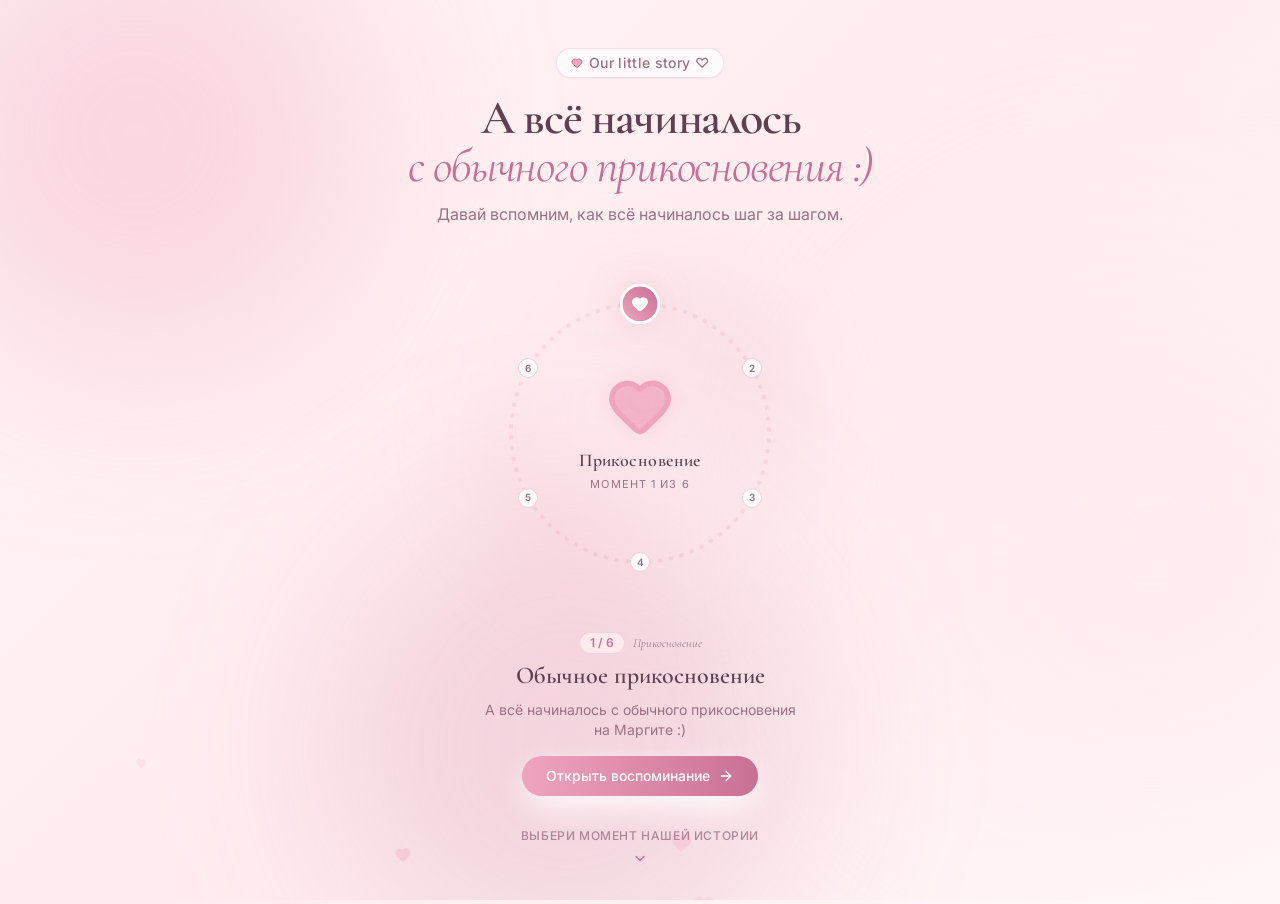
<file: static/love/index.html>
<!DOCTYPE html>
<html lang="ru">
  <head>
    <meta charset="UTF-8" />
    <link rel="icon" type="image/svg+xml" href="data:image/svg+xml,<svg xmlns='http://www.w3.org/2000/svg' viewBox='0 0 24 24' fill='%23EFA4BE'><path d='M12 21.35l-1.45-1.32C5.4 15.36 2 12.28 2 8.5 2 5.42 4.42 3 7.5 3c1.74 0 3.41.81 4.5 2.09C13.09 3.81 14.76 3 16.5 3 19.58 3 22 5.42 22 8.5c0 3.78-3.4 6.86-8.55 11.54L12 21.35z'/></svg>" />
    <meta name="viewport" content="width=device-width, initial-scale=1.0, maximum-scale=1.0, user-scalable=no" />
    <meta name="theme-color" content="#FFF5F7" />
    <title>Our Little Love Story ♡</title>
    <!-- Google Fonts -->
    <link rel="preconnect" href="https://fonts.googleapis.com">
    <link rel="preconnect" href="https://fonts.gstatic.com" crossorigin>
    <link href="https://fonts.googleapis.com/css2?family=Caveat:wght@400;600;700&family=Cormorant+Garamond:ital,wght@0,400;0,600;0,700;1,400&family=Inter:wght@300;400;500;600;700&display=swap" rel="stylesheet">
    <script type="module" crossorigin src="./assets/index-o7PFrr1j.js"></script>
    <link rel="stylesheet" crossorigin href="./assets/index-ByCm0G4t.css">
  </head>
  <body class="bg-[#FFF5F7] text-[#5E4050] antialiased selection:bg-[#EFA4BE]/30 selection:text-[#5E4050] overflow-x-hidden min-h-[100svh]">
    <div id="root"></div>
  </body>
</html>
</file>
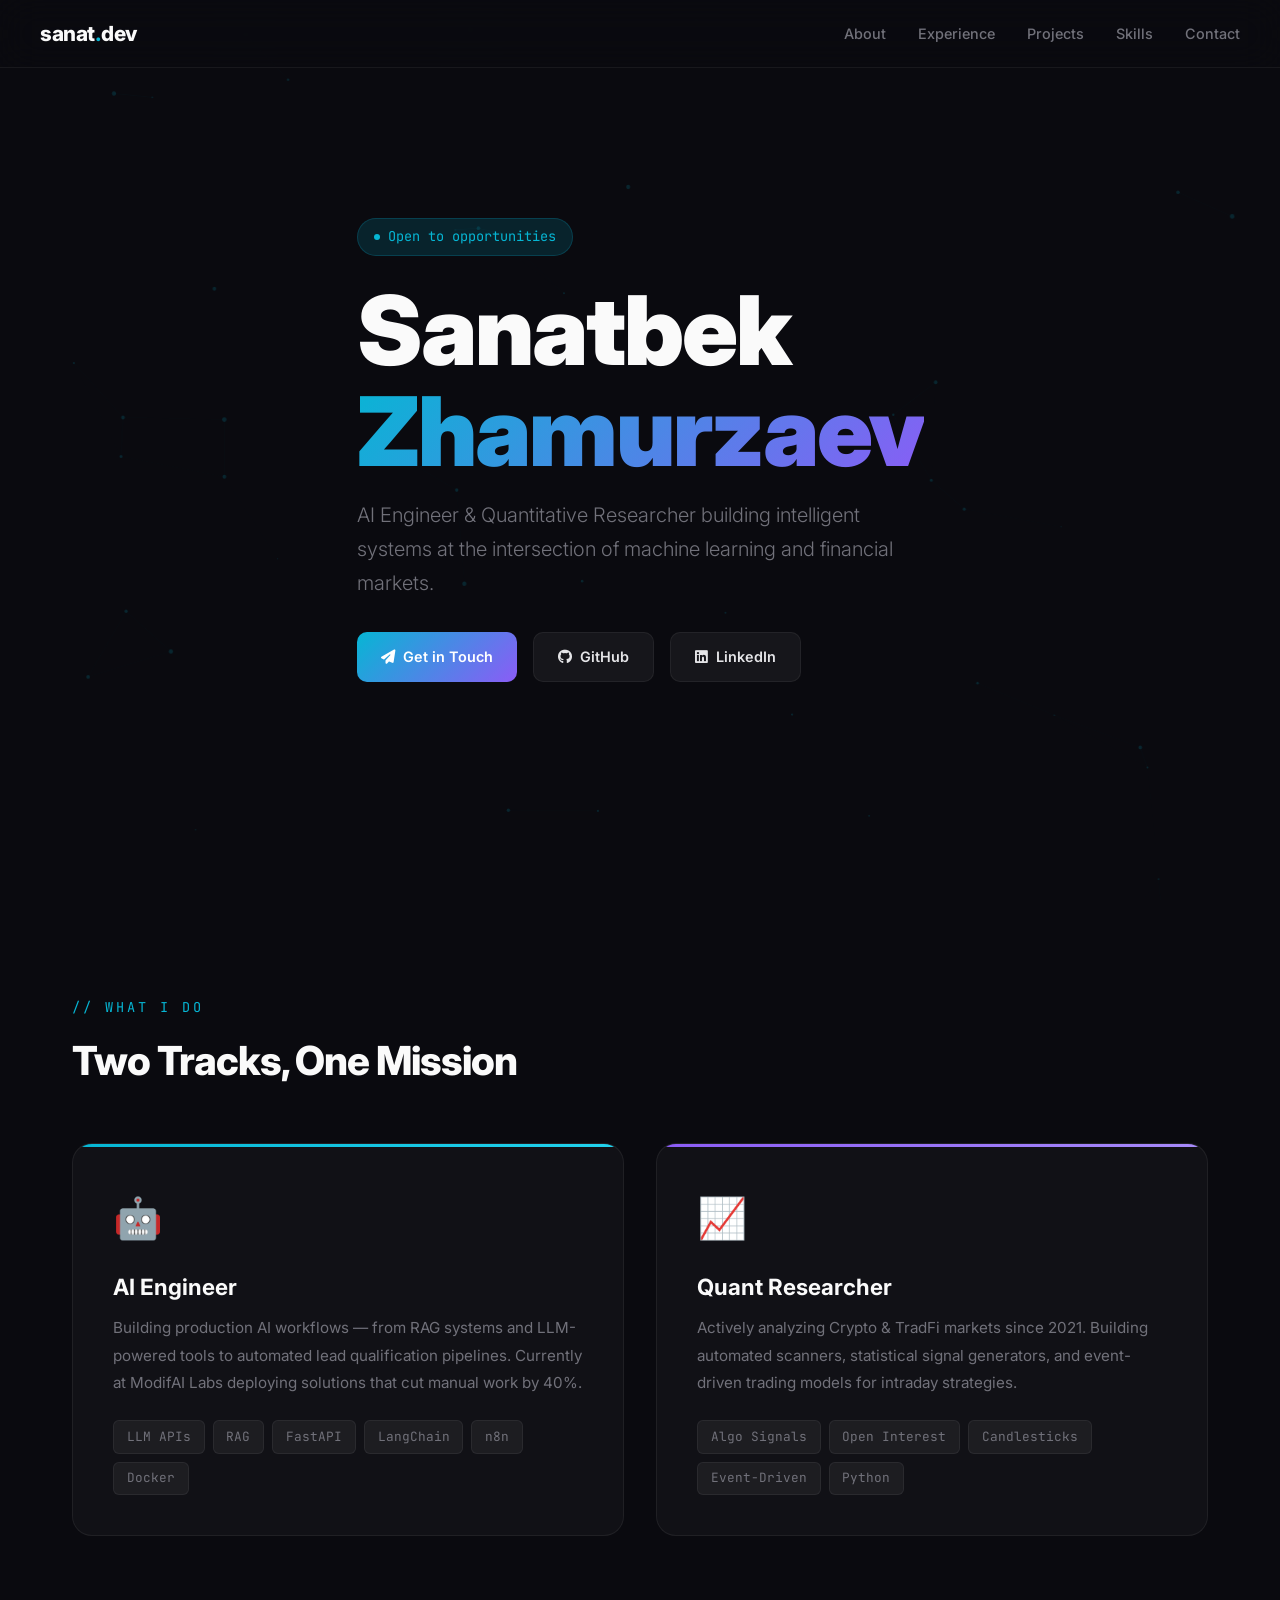
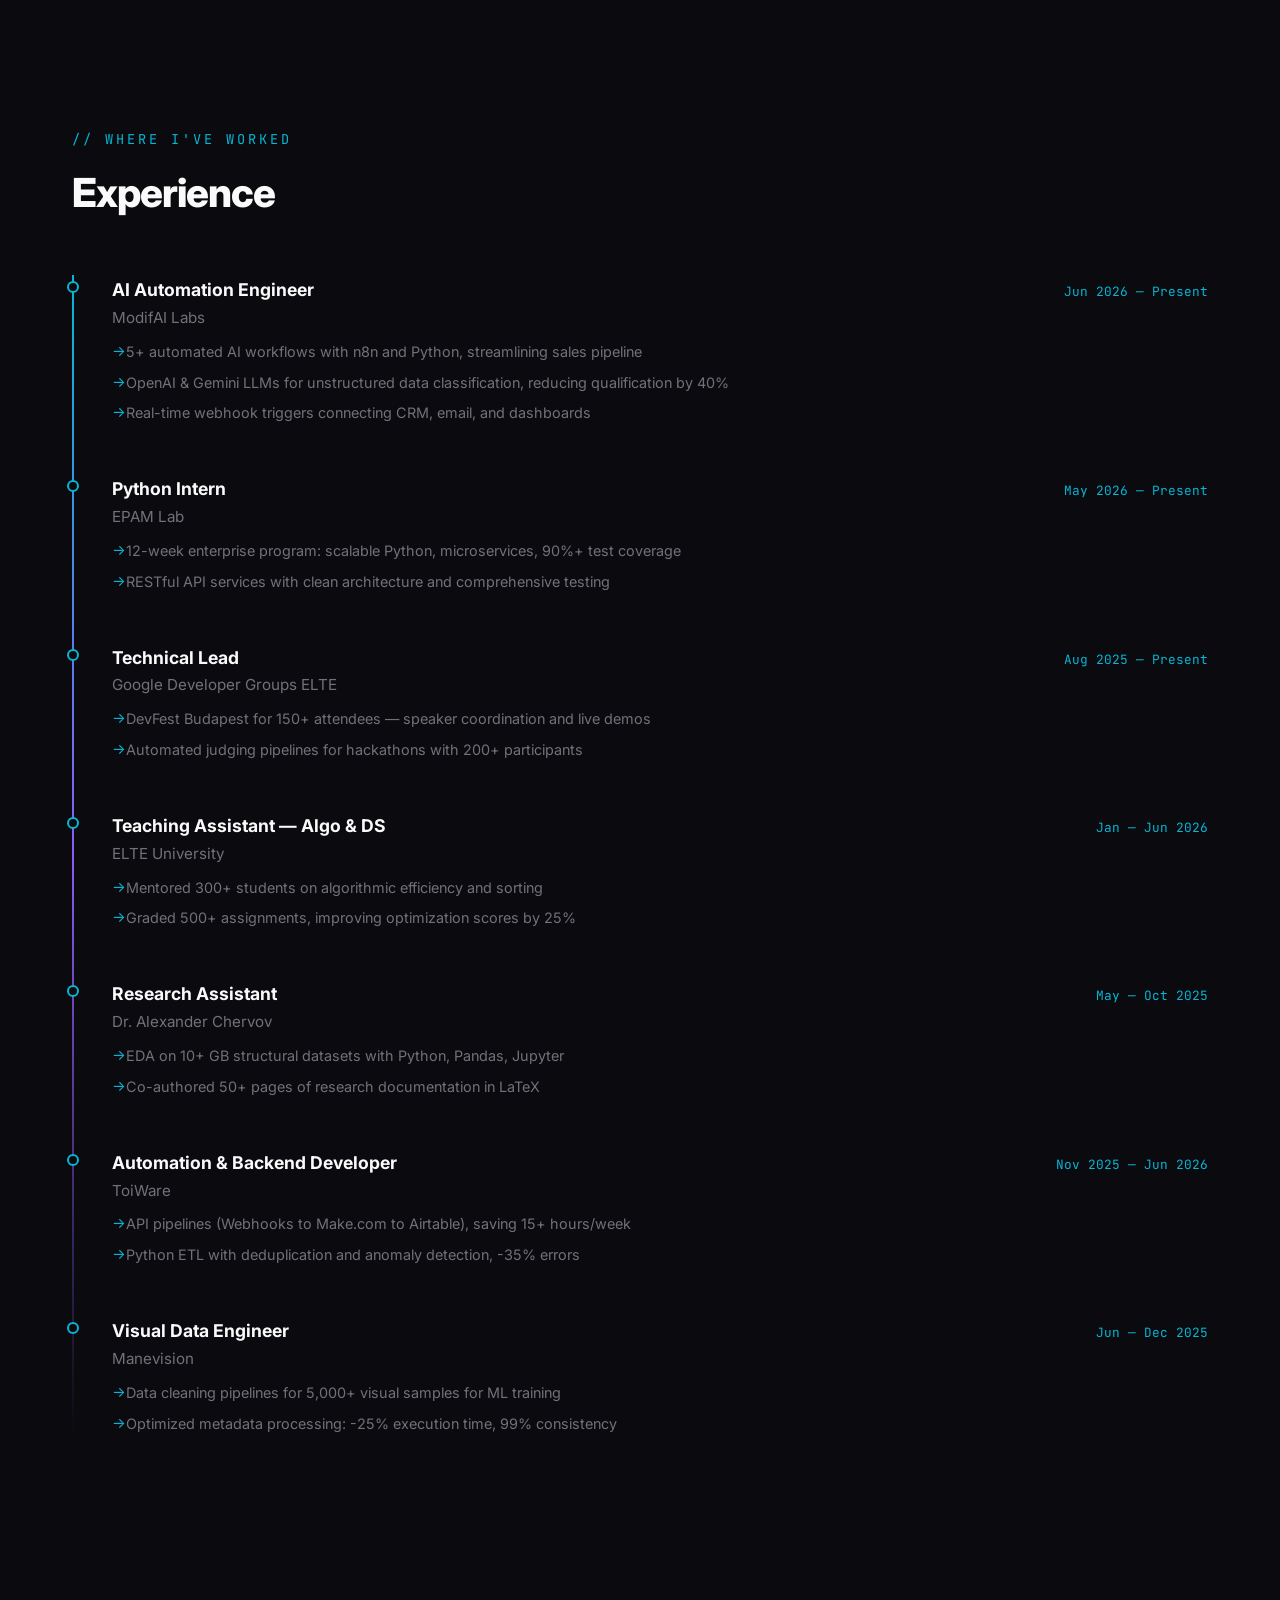
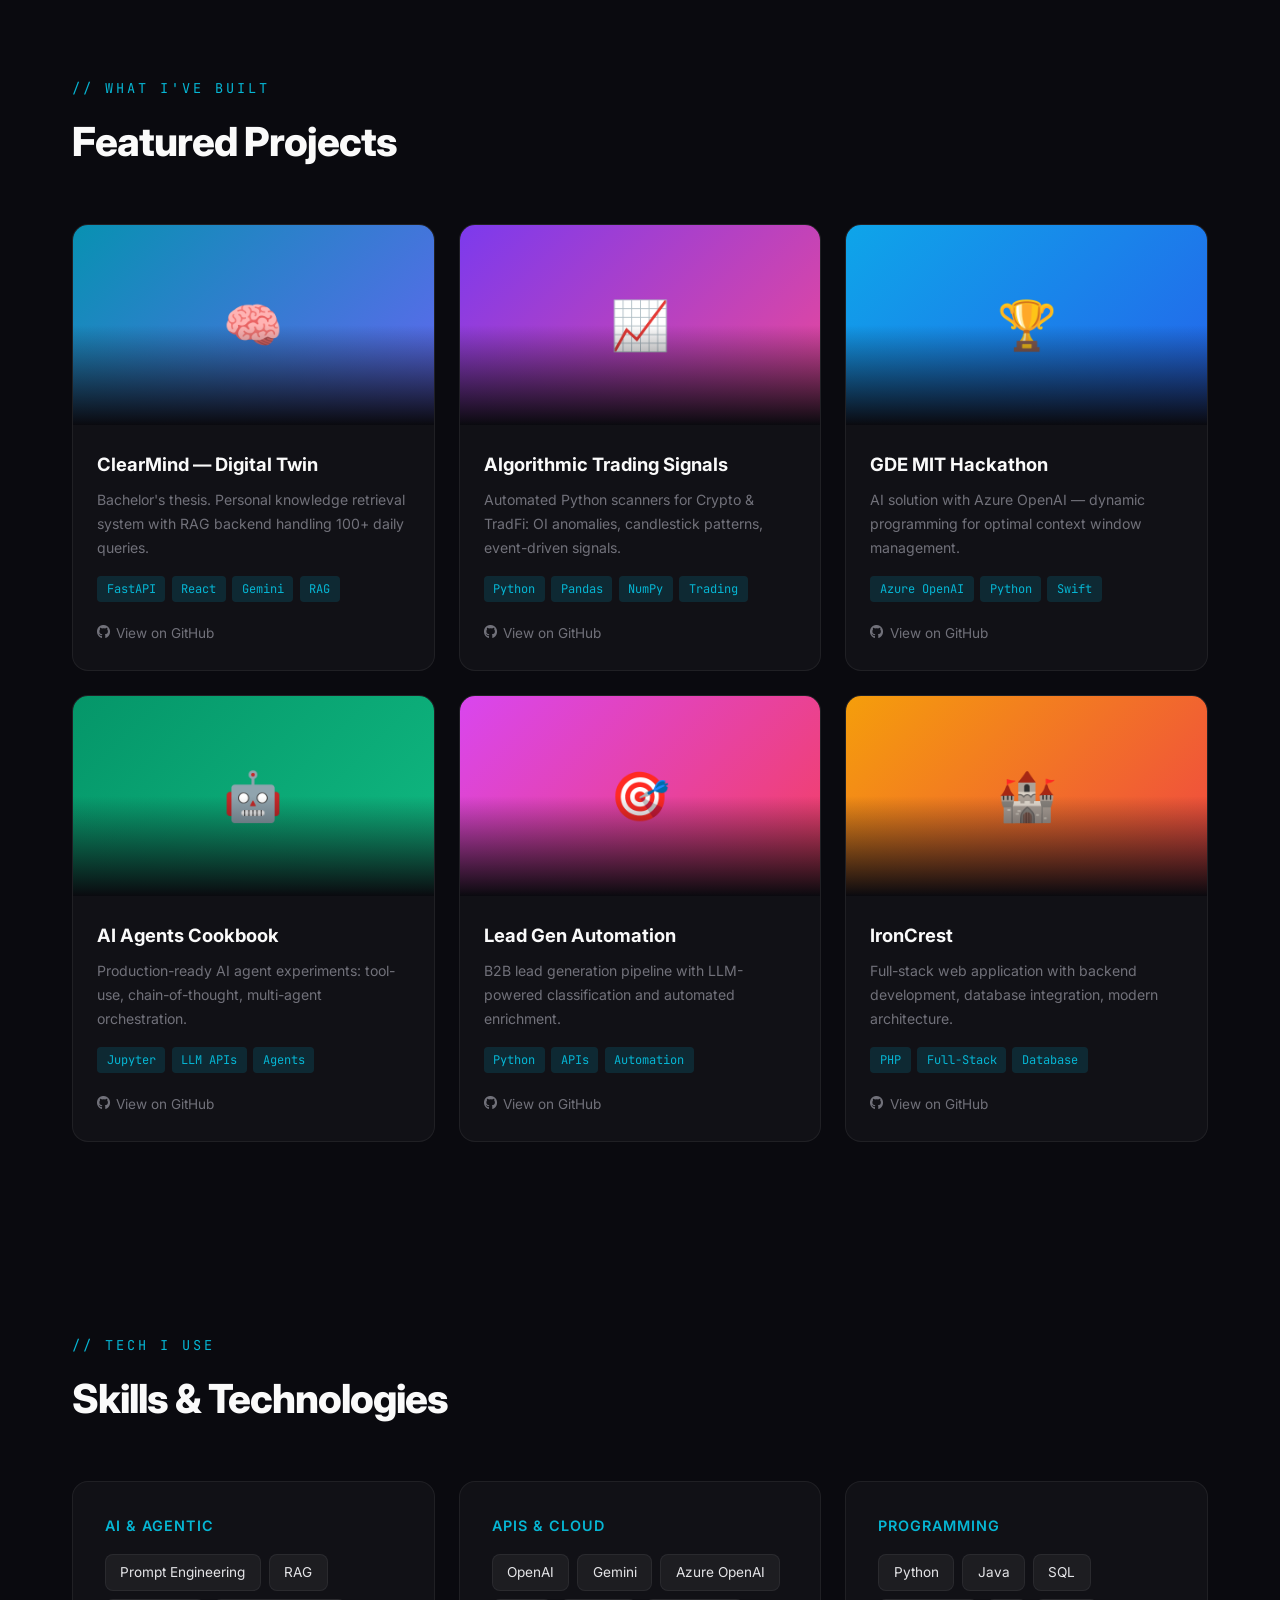
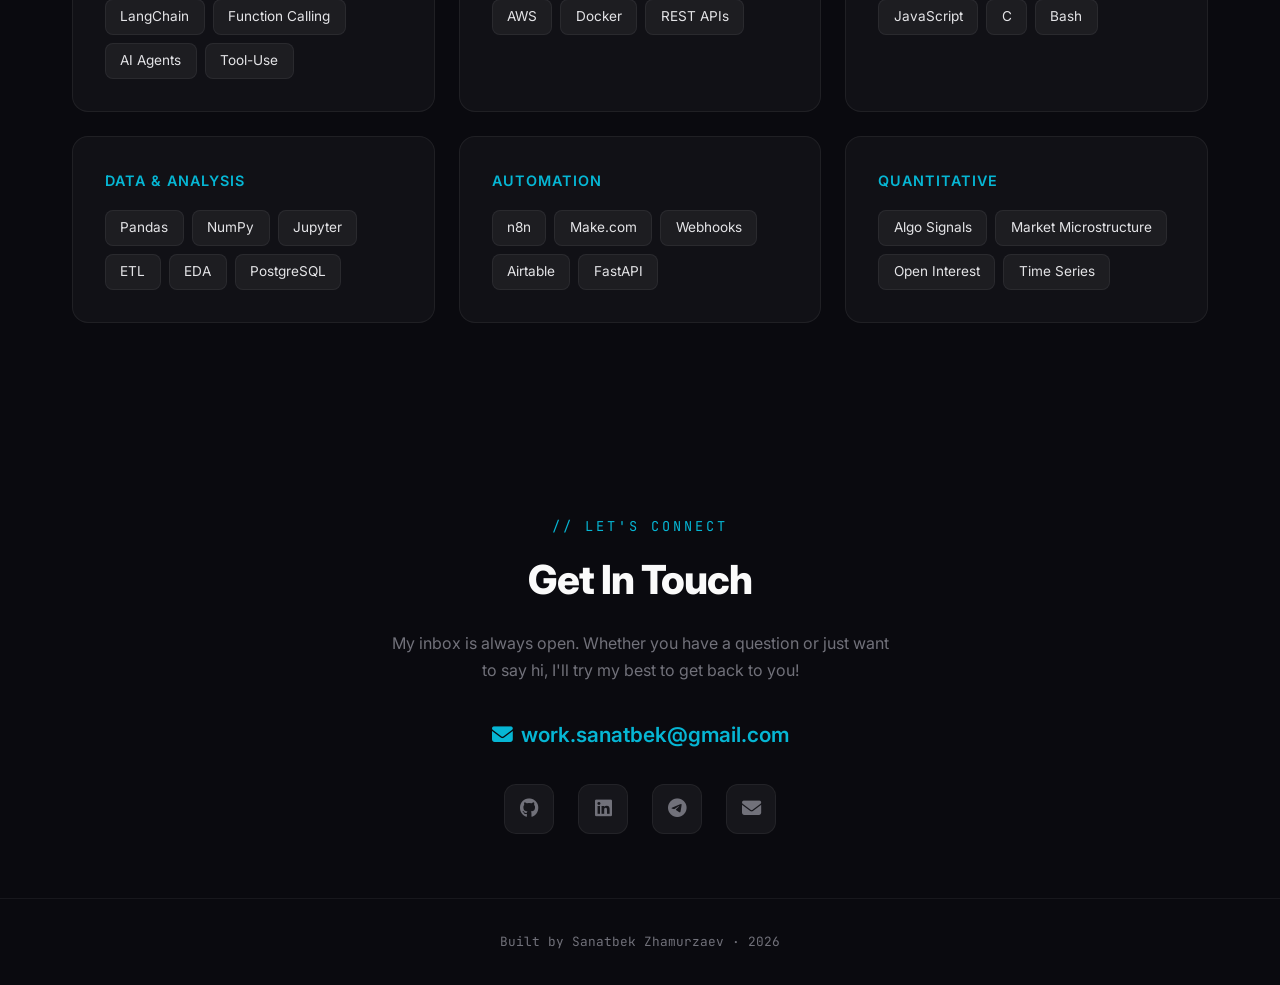
<file: static/preview.html>
<!DOCTYPE html>
<html lang="en">
<head>
    <meta charset="UTF-8">
    <meta name="viewport" content="width=device-width, initial-scale=1.0">
    <title>Sanatbek Zhamurzaev — AI Engineer & Quant Researcher</title>
    <meta name="description" content="AI Engineer & Quantitative Researcher. Building intelligent systems and algorithmic trading signals.">
    <link href="https://fonts.googleapis.com/css2?family=Inter:wght@300;400;500;600;700;800;900&family=JetBrains+Mono:wght@400;500;700&display=swap" rel="stylesheet">
    <link rel="stylesheet" href="https://cdnjs.cloudflare.com/ajax/libs/font-awesome/6.5.1/css/all.min.css">
    <style>
        *, *::before, *::after { margin: 0; padding: 0; box-sizing: border-box; }
        :root {
            --bg: #0a0a0f; --bg-card: rgba(255,255,255,0.03); --bg-glass: rgba(255,255,255,0.05);
            --text: #e4e4e7; --text-dim: #71717a; --text-bright: #fafafa;
            --accent: #06b6d4; --accent2: #8b5cf6; --accent-glow: rgba(6,182,212,0.15);
            --border: rgba(255,255,255,0.06);
            --font: 'Inter', -apple-system, sans-serif; --mono: 'JetBrains Mono', monospace;
        }
        html { scroll-behavior: smooth; }
        body { font-family: var(--font); background: var(--bg); color: var(--text); line-height: 1.7; overflow-x: hidden; }
        ::selection { background: var(--accent); color: var(--bg); }

        nav { position: fixed; top: 0; width: 100%; z-index: 100; padding: 1rem 2rem; backdrop-filter: blur(20px); background: rgba(10,10,15,0.8); border-bottom: 1px solid var(--border); }
        nav .nav-inner { max-width: 1200px; margin: 0 auto; display: flex; justify-content: space-between; align-items: center; }
        nav .logo { font-weight: 800; font-size: 1.3rem; color: var(--text-bright); letter-spacing: -0.5px; }
        nav .logo span { color: var(--accent); }
        nav ul { list-style: none; display: flex; gap: 2rem; }
        nav ul a { color: var(--text-dim); text-decoration: none; font-size: 0.9rem; font-weight: 500; transition: color 0.3s; position: relative; }
        nav ul a:hover { color: var(--text-bright); }
        nav ul a::after { content: ''; position: absolute; bottom: -4px; left: 0; width: 0; height: 2px; background: var(--accent); transition: width 0.3s; }
        nav ul a:hover::after { width: 100%; }
        .menu-toggle { display: none; background: none; border: none; color: var(--text); font-size: 1.5rem; cursor: pointer; }

        #hero { min-height: 100vh; display: flex; align-items: center; position: relative; overflow: hidden; }
        #hero canvas { position: absolute; top: 0; left: 0; width: 100%; height: 100%; opacity: 0.4; }
        .hero-content { max-width: 1200px; margin: 0 auto; padding: 0 2rem; position: relative; z-index: 2; }
        .hero-tag { display: inline-flex; align-items: center; gap: 0.5rem; padding: 0.4rem 1rem; border-radius: 100px; background: var(--accent-glow); border: 1px solid rgba(6,182,212,0.2); font-size: 0.85rem; color: var(--accent); font-family: var(--mono); margin-bottom: 1.5rem; }
        .hero-tag .dot { width: 6px; height: 6px; border-radius: 50%; background: var(--accent); animation: pulse-dot 2s infinite; }
        @keyframes pulse-dot { 0%, 100% { opacity: 1; } 50% { opacity: 0.3; } }
        .hero-name { font-size: clamp(3rem, 8vw, 6rem); font-weight: 900; line-height: 1.05; letter-spacing: -2px; color: var(--text-bright); margin-bottom: 1rem; }
        .hero-name .gradient { background: linear-gradient(135deg, var(--accent), var(--accent2)); -webkit-background-clip: text; -webkit-text-fill-color: transparent; }
        .hero-desc { font-size: 1.25rem; color: var(--text-dim); max-width: 550px; margin-bottom: 2rem; font-weight: 300; }
        .hero-links { display: flex; gap: 1rem; flex-wrap: wrap; }
        .hero-links a { display: inline-flex; align-items: center; gap: 0.5rem; padding: 0.75rem 1.5rem; border-radius: 10px; text-decoration: none; font-weight: 600; font-size: 0.9rem; transition: all 0.3s; }
        .btn-primary { background: linear-gradient(135deg, var(--accent), var(--accent2)); color: #fff; }
        .btn-primary:hover { transform: translateY(-2px); box-shadow: 0 8px 30px rgba(6,182,212,0.3); }
        .btn-ghost { background: var(--bg-glass); color: var(--text); border: 1px solid var(--border); }
        .btn-ghost:hover { border-color: var(--accent); color: var(--accent); }

        section { padding: 6rem 2rem; max-width: 1200px; margin: 0 auto; }
        .section-label { font-family: var(--mono); font-size: 0.85rem; color: var(--accent); text-transform: uppercase; letter-spacing: 3px; margin-bottom: 0.5rem; }
        .section-title { font-size: 2.5rem; font-weight: 800; color: var(--text-bright); letter-spacing: -1px; margin-bottom: 3rem; }

        .tracks { display: grid; grid-template-columns: 1fr 1fr; gap: 2rem; }
        .track-card { padding: 2.5rem; border-radius: 20px; background: var(--bg-card); border: 1px solid var(--border); transition: all 0.4s; position: relative; overflow: hidden; }
        .track-card::before { content: ''; position: absolute; top: 0; left: 0; right: 0; height: 3px; border-radius: 20px 20px 0 0; }
        .track-card.ai::before { background: linear-gradient(90deg, var(--accent), #22d3ee); }
        .track-card.quant::before { background: linear-gradient(90deg, var(--accent2), #a78bfa); }
        .track-card:hover { border-color: rgba(255,255,255,0.1); transform: translateY(-4px); background: rgba(255,255,255,0.04); }
        .track-icon { font-size: 2.5rem; margin-bottom: 1rem; }
        .track-card h3 { font-size: 1.4rem; font-weight: 700; color: var(--text-bright); margin-bottom: 0.5rem; }
        .track-card p { color: var(--text-dim); font-size: 0.95rem; line-height: 1.8; }
        .track-tags { display: flex; flex-wrap: wrap; gap: 0.5rem; margin-top: 1.5rem; }
        .track-tags span { padding: 0.3rem 0.8rem; border-radius: 6px; font-size: 0.8rem; font-family: var(--mono); background: var(--bg-glass); border: 1px solid var(--border); color: var(--text-dim); }

        .timeline { position: relative; }
        .timeline::before { content: ''; position: absolute; left: 0; top: 0; bottom: 0; width: 2px; background: linear-gradient(180deg, var(--accent), var(--accent2), transparent); }
        .timeline-item { padding-left: 2.5rem; margin-bottom: 3rem; position: relative; }
        .timeline-item::before { content: ''; position: absolute; left: -5px; top: 6px; width: 12px; height: 12px; border-radius: 50%; background: var(--bg); border: 2px solid var(--accent); }
        .tl-header { display: flex; justify-content: space-between; align-items: baseline; flex-wrap: wrap; gap: 0.5rem; }
        .tl-role { font-size: 1.1rem; font-weight: 700; color: var(--text-bright); }
        .tl-date { font-family: var(--mono); font-size: 0.8rem; color: var(--accent); }
        .tl-company { font-size: 0.95rem; color: var(--text-dim); margin-bottom: 0.5rem; }
        .tl-desc { font-size: 0.9rem; color: var(--text-dim); line-height: 1.8; }
        .tl-desc li { margin-bottom: 0.3rem; list-style: none; }
        .tl-desc li::before { content: '\2192 '; color: var(--accent); }

        .projects-grid { display: grid; grid-template-columns: repeat(auto-fill, minmax(350px, 1fr)); gap: 1.5rem; }
        .project-card { border-radius: 16px; overflow: hidden; background: var(--bg-card); border: 1px solid var(--border); transition: all 0.4s; cursor: pointer; }
        .project-card:hover { border-color: rgba(255,255,255,0.12); transform: translateY(-4px); }
        .project-img { height: 200px; display: flex; align-items: center; justify-content: center; font-size: 3rem; position: relative; }
        .project-img::after { content: ''; position: absolute; inset: 0; background: linear-gradient(180deg, transparent 50%, var(--bg) 100%); }
        .project-body { padding: 1.5rem; }
        .project-body h3 { font-size: 1.15rem; font-weight: 700; color: var(--text-bright); margin-bottom: 0.5rem; }
        .project-body p { font-size: 0.88rem; color: var(--text-dim); margin-bottom: 1rem; }
        .project-tags { display: flex; flex-wrap: wrap; gap: 0.4rem; margin-bottom: 1rem; }
        .project-tags span { padding: 0.2rem 0.6rem; border-radius: 4px; font-size: 0.75rem; font-family: var(--mono); background: var(--accent-glow); color: var(--accent); }
        .project-link { font-size: 0.85rem; color: var(--text-dim); text-decoration: none; display: inline-flex; align-items: center; gap: 0.4rem; transition: color 0.3s; }
        .project-link:hover { color: var(--accent); }

        .skills-grid { display: grid; grid-template-columns: repeat(auto-fill, minmax(280px, 1fr)); gap: 1.5rem; }
        .skill-group { padding: 2rem; border-radius: 16px; background: var(--bg-card); border: 1px solid var(--border); }
        .skill-group h4 { font-size: 0.9rem; font-weight: 600; color: var(--accent); margin-bottom: 1rem; text-transform: uppercase; letter-spacing: 1px; }
        .skill-list { display: flex; flex-wrap: wrap; gap: 0.5rem; }
        .skill-list span { padding: 0.35rem 0.9rem; border-radius: 8px; font-size: 0.85rem; background: var(--bg-glass); border: 1px solid var(--border); color: var(--text); transition: all 0.3s; }
        .skill-list span:hover { border-color: var(--accent); color: var(--accent); background: var(--accent-glow); }

        #contact { text-align: center; padding-bottom: 4rem; }
        #contact .section-title { margin-bottom: 1rem; }
        .contact-desc { color: var(--text-dim); max-width: 500px; margin: 0 auto 2rem; }
        .contact-email { font-size: 1.3rem; font-weight: 600; color: var(--accent); text-decoration: none; transition: all 0.3s; display: inline-flex; align-items: center; gap: 0.5rem; }
        .contact-email:hover { color: var(--accent2); }
        .contact-socials { display: flex; justify-content: center; gap: 1.5rem; margin-top: 2rem; }
        .contact-socials a { width: 50px; height: 50px; border-radius: 12px; display: flex; align-items: center; justify-content: center; background: var(--bg-glass); border: 1px solid var(--border); color: var(--text-dim); font-size: 1.2rem; text-decoration: none; transition: all 0.3s; }
        .contact-socials a:hover { border-color: var(--accent); color: var(--accent); transform: translateY(-3px); }

        footer { text-align: center; padding: 2rem; font-size: 0.8rem; color: var(--text-dim); border-top: 1px solid var(--border); font-family: var(--mono); }

        .fade-up { opacity: 0; transform: translateY(30px); transition: all 0.8s cubic-bezier(0.16, 1, 0.3, 1); }
        .fade-up.visible { opacity: 1; transform: translateY(0); }

        @media (max-width: 768px) {
            nav ul { display: none; }
            .menu-toggle { display: block; }
            nav ul.open { display: flex; flex-direction: column; position: absolute; top: 100%; left: 0; right: 0; background: rgba(10,10,15,0.95); padding: 1rem 2rem; backdrop-filter: blur(20px); }
            .tracks { grid-template-columns: 1fr; }
            .projects-grid { grid-template-columns: 1fr; }
            .hero-name { font-size: 2.5rem; }
        }
    </style>
</head>
<body>

<nav>
    <div class="nav-inner">
        <div class="logo">sanat<span>.</span>dev</div>
        <button class="menu-toggle" onclick="document.querySelector('nav ul').classList.toggle('open')"><i class="fas fa-bars"></i></button>
        <ul>
            <li><a href="#about">About</a></li>
            <li><a href="#experience">Experience</a></li>
            <li><a href="#projects">Projects</a></li>
            <li><a href="#skills">Skills</a></li>
            <li><a href="#contact">Contact</a></li>
        </ul>
    </div>
</nav>

<section id="hero">
    <canvas id="bgCanvas"></canvas>
    <div class="hero-content">
        <div class="hero-tag"><span class="dot"></span> Open to opportunities</div>
        <h1 class="hero-name">Sanatbek<br><span class="gradient">Zhamurzaev</span></h1>
        <p class="hero-desc">AI Engineer & Quantitative Researcher building intelligent systems at the intersection of machine learning and financial markets.</p>
        <div class="hero-links">
            <a href="#contact" class="btn-primary"><i class="fas fa-paper-plane"></i> Get in Touch</a>
            <a href="https://github.com/DizBalanser" target="_blank" class="btn-ghost"><i class="fab fa-github"></i> GitHub</a>
            <a href="https://linkedin.com/in/dizbalanser" target="_blank" class="btn-ghost"><i class="fab fa-linkedin"></i> LinkedIn</a>
        </div>
    </div>
</section>

<section id="about">
    <p class="section-label">// what I do</p>
    <h2 class="section-title">Two Tracks, One Mission</h2>
    <div class="tracks">
        <div class="track-card ai fade-up">
            <div class="track-icon">&#129302;</div>
            <h3>AI Engineer</h3>
            <p>Building production AI workflows — from RAG systems and LLM-powered tools to automated lead qualification pipelines. Currently at ModifAI Labs deploying solutions that cut manual work by 40%.</p>
            <div class="track-tags"><span>LLM APIs</span><span>RAG</span><span>FastAPI</span><span>LangChain</span><span>n8n</span><span>Docker</span></div>
        </div>
        <div class="track-card quant fade-up">
            <div class="track-icon">&#128200;</div>
            <h3>Quant Researcher</h3>
            <p>Actively analyzing Crypto & TradFi markets since 2021. Building automated scanners, statistical signal generators, and event-driven trading models for intraday strategies.</p>
            <div class="track-tags"><span>Algo Signals</span><span>Open Interest</span><span>Candlesticks</span><span>Event-Driven</span><span>Python</span></div>
        </div>
    </div>
</section>

<section id="experience">
    <p class="section-label">// where I've worked</p>
    <h2 class="section-title">Experience</h2>
    <div class="timeline">
        <div class="timeline-item"><div class="tl-header"><span class="tl-role">AI Automation Engineer</span><span class="tl-date">Jun 2026 — Present</span></div><div class="tl-company">ModifAI Labs</div><ul class="tl-desc"><li>5+ automated AI workflows with n8n and Python, streamlining sales pipeline</li><li>OpenAI & Gemini LLMs for unstructured data classification, reducing qualification by 40%</li><li>Real-time webhook triggers connecting CRM, email, and dashboards</li></ul></div>
        <div class="timeline-item"><div class="tl-header"><span class="tl-role">Python Intern</span><span class="tl-date">May 2026 — Present</span></div><div class="tl-company">EPAM Lab</div><ul class="tl-desc"><li>12-week enterprise program: scalable Python, microservices, 90%+ test coverage</li><li>RESTful API services with clean architecture and comprehensive testing</li></ul></div>
        <div class="timeline-item"><div class="tl-header"><span class="tl-role">Technical Lead</span><span class="tl-date">Aug 2025 — Present</span></div><div class="tl-company">Google Developer Groups ELTE</div><ul class="tl-desc"><li>DevFest Budapest for 150+ attendees — speaker coordination and live demos</li><li>Automated judging pipelines for hackathons with 200+ participants</li></ul></div>
        <div class="timeline-item"><div class="tl-header"><span class="tl-role">Teaching Assistant — Algo & DS</span><span class="tl-date">Jan — Jun 2026</span></div><div class="tl-company">ELTE University</div><ul class="tl-desc"><li>Mentored 300+ students on algorithmic efficiency and sorting</li><li>Graded 500+ assignments, improving optimization scores by 25%</li></ul></div>
        <div class="timeline-item"><div class="tl-header"><span class="tl-role">Research Assistant</span><span class="tl-date">May — Oct 2025</span></div><div class="tl-company">Dr. Alexander Chervov</div><ul class="tl-desc"><li>EDA on 10+ GB structural datasets with Python, Pandas, Jupyter</li><li>Co-authored 50+ pages of research documentation in LaTeX</li></ul></div>
        <div class="timeline-item"><div class="tl-header"><span class="tl-role">Automation & Backend Developer</span><span class="tl-date">Nov 2025 — Jun 2026</span></div><div class="tl-company">ToiWare</div><ul class="tl-desc"><li>API pipelines (Webhooks to Make.com to Airtable), saving 15+ hours/week</li><li>Python ETL with deduplication and anomaly detection, -35% errors</li></ul></div>
        <div class="timeline-item"><div class="tl-header"><span class="tl-role">Visual Data Engineer</span><span class="tl-date">Jun — Dec 2025</span></div><div class="tl-company">Manevision</div><ul class="tl-desc"><li>Data cleaning pipelines for 5,000+ visual samples for ML training</li><li>Optimized metadata processing: -25% execution time, 99% consistency</li></ul></div>
    </div>
</section>

<section id="projects">
    <p class="section-label">// what I've built</p>
    <h2 class="section-title">Featured Projects</h2>
    <div class="projects-grid">
        <div class="project-card fade-up"><div class="project-img" style="background:linear-gradient(135deg,#0891b2,#6366f1);">&#129504;</div><div class="project-body"><h3>ClearMind — Digital Twin</h3><p>Bachelor's thesis. Personal knowledge retrieval system with RAG backend handling 100+ daily queries.</p><div class="project-tags"><span>FastAPI</span><span>React</span><span>Gemini</span><span>RAG</span></div><a href="https://github.com/DizBalanser/ClearMind" target="_blank" class="project-link"><i class="fab fa-github"></i> View on GitHub</a></div></div>
        <div class="project-card fade-up"><div class="project-img" style="background:linear-gradient(135deg,#7c3aed,#ec4899);">&#128200;</div><div class="project-body"><h3>Algorithmic Trading Signals</h3><p>Automated Python scanners for Crypto & TradFi: OI anomalies, candlestick patterns, event-driven signals.</p><div class="project-tags"><span>Python</span><span>Pandas</span><span>NumPy</span><span>Trading</span></div><a href="https://github.com/DizBalanser" target="_blank" class="project-link"><i class="fab fa-github"></i> View on GitHub</a></div></div>
        <div class="project-card fade-up"><div class="project-img" style="background:linear-gradient(135deg,#0ea5e9,#2563eb);">&#127942;</div><div class="project-body"><h3>GDE MIT Hackathon</h3><p>AI solution with Azure OpenAI — dynamic programming for optimal context window management.</p><div class="project-tags"><span>Azure OpenAI</span><span>Python</span><span>Swift</span></div><a href="https://github.com/DizBalanser/gde_mit_hackathon" target="_blank" class="project-link"><i class="fab fa-github"></i> View on GitHub</a></div></div>
        <div class="project-card fade-up"><div class="project-img" style="background:linear-gradient(135deg,#059669,#10b981);">&#129302;</div><div class="project-body"><h3>AI Agents Cookbook</h3><p>Production-ready AI agent experiments: tool-use, chain-of-thought, multi-agent orchestration.</p><div class="project-tags"><span>Jupyter</span><span>LLM APIs</span><span>Agents</span></div><a href="https://github.com/DizBalanser/my_agents_cook_book" target="_blank" class="project-link"><i class="fab fa-github"></i> View on GitHub</a></div></div>
        <div class="project-card fade-up"><div class="project-img" style="background:linear-gradient(135deg,#d946ef,#f43f5e);">&#127919;</div><div class="project-body"><h3>Lead Gen Automation</h3><p>B2B lead generation pipeline with LLM-powered classification and automated enrichment.</p><div class="project-tags"><span>Python</span><span>APIs</span><span>Automation</span></div><a href="https://github.com/DizBalanser/lead_gen" target="_blank" class="project-link"><i class="fab fa-github"></i> View on GitHub</a></div></div>
        <div class="project-card fade-up"><div class="project-img" style="background:linear-gradient(135deg,#f59e0b,#ef4444);">&#127984;</div><div class="project-body"><h3>IronCrest</h3><p>Full-stack web application with backend development, database integration, modern architecture.</p><div class="project-tags"><span>PHP</span><span>Full-Stack</span><span>Database</span></div><a href="https://github.com/DizBalanser/ironcrest" target="_blank" class="project-link"><i class="fab fa-github"></i> View on GitHub</a></div></div>
    </div>
</section>

<section id="skills">
    <p class="section-label">// tech I use</p>
    <h2 class="section-title">Skills & Technologies</h2>
    <div class="skills-grid">
        <div class="skill-group fade-up"><h4>AI & Agentic</h4><div class="skill-list"><span>Prompt Engineering</span><span>RAG</span><span>LangChain</span><span>Function Calling</span><span>AI Agents</span><span>Tool-Use</span></div></div>
        <div class="skill-group fade-up"><h4>APIs & Cloud</h4><div class="skill-list"><span>OpenAI</span><span>Gemini</span><span>Azure OpenAI</span><span>AWS</span><span>Docker</span><span>REST APIs</span></div></div>
        <div class="skill-group fade-up"><h4>Programming</h4><div class="skill-list"><span>Python</span><span>Java</span><span>SQL</span><span>JavaScript</span><span>C</span><span>Bash</span></div></div>
        <div class="skill-group fade-up"><h4>Data & Analysis</h4><div class="skill-list"><span>Pandas</span><span>NumPy</span><span>Jupyter</span><span>ETL</span><span>EDA</span><span>PostgreSQL</span></div></div>
        <div class="skill-group fade-up"><h4>Automation</h4><div class="skill-list"><span>n8n</span><span>Make.com</span><span>Webhooks</span><span>Airtable</span><span>FastAPI</span></div></div>
        <div class="skill-group fade-up"><h4>Quantitative</h4><div class="skill-list"><span>Algo Signals</span><span>Market Microstructure</span><span>Open Interest</span><span>Time Series</span></div></div>
    </div>
</section>

<section id="contact">
    <p class="section-label">// let's connect</p>
    <h2 class="section-title">Get In Touch</h2>
    <p class="contact-desc">My inbox is always open. Whether you have a question or just want to say hi, I'll try my best to get back to you!</p>
    <a href="mailto:work.sanatbek@gmail.com" class="contact-email"><i class="fas fa-envelope"></i> work.sanatbek@gmail.com</a>
    <div class="contact-socials">
        <a href="https://github.com/DizBalanser" target="_blank"><i class="fab fa-github"></i></a>
        <a href="https://linkedin.com/in/dizbalanser" target="_blank"><i class="fab fa-linkedin"></i></a>
        <a href="https://t.me/DizBalanser" target="_blank"><i class="fab fa-telegram"></i></a>
        <a href="mailto:work.sanatbek@gmail.com"><i class="fas fa-envelope"></i></a>
    </div>
</section>

<footer><p>Built by Sanatbek Zhamurzaev &middot; 2026</p></footer>

<script>
(function(){const c=document.getElementById('bgCanvas'),x=c.getContext('2d');let W,H,p=[],m={x:null,y:null};function r(){W=c.width=window.innerWidth;H=c.height=window.innerHeight}r();window.addEventListener('resize',r);window.addEventListener('mousemove',e=>{m.x=e.clientX;m.y=e.clientY});for(let i=0;i<80;i++)p.push({x:Math.random()*2000,y:Math.random()*1200,vx:(Math.random()-0.5)*0.5,vy:(Math.random()-0.5)*0.5,size:Math.random()*2+0.5});function d(){x.clearRect(0,0,W,H);p.forEach((a,i)=>{a.x+=a.vx;a.y+=a.vy;if(a.x<0||a.x>W)a.vx*=-1;if(a.y<0||a.y>H)a.vy*=-1;x.beginPath();x.arc(a.x,a.y,a.size,0,Math.PI*2);x.fillStyle='rgba(6,182,212,0.4)';x.fill();for(let j=i+1;j<p.length;j++){const dx=a.x-p[j].x,dy=a.y-p[j].y,dist=Math.sqrt(dx*dx+dy*dy);if(dist<150){x.beginPath();x.moveTo(a.x,a.y);x.lineTo(p[j].x,p[j].y);x.strokeStyle=`rgba(6,182,212,${0.15*(1-dist/150)})`;x.lineWidth=0.5;x.stroke()}}if(m.x){const dx=a.x-m.x,dy=a.y-m.y,dist=Math.sqrt(dx*dx+dy*dy);if(dist<200){x.beginPath();x.moveTo(a.x,a.y);x.lineTo(m.x,m.y);x.strokeStyle=`rgba(139,92,246,${0.2*(1-dist/200)})`;x.lineWidth=0.8;x.stroke()}}});requestAnimationFrame(d)}d()})();
const obs=new IntersectionObserver(e=>{e.forEach(el=>{if(el.isIntersecting)el.target.classList.add('visible')})},{threshold:0.1});document.querySelectorAll('.fade-up').forEach(el=>obs.observe(el));
</script>
</body>
</html>
</file>
<file: static/love/assets/index-ByCm0G4t.css>
*,:before,:after{--tw-border-spacing-x: 0;--tw-border-spacing-y: 0;--tw-translate-x: 0;--tw-translate-y: 0;--tw-rotate: 0;--tw-skew-x: 0;--tw-skew-y: 0;--tw-scale-x: 1;--tw-scale-y: 1;--tw-pan-x: ;--tw-pan-y: ;--tw-pinch-zoom: ;--tw-scroll-snap-strictness: proximity;--tw-gradient-from-position: ;--tw-gradient-via-position: ;--tw-gradient-to-position: ;--tw-ordinal: ;--tw-slashed-zero: ;--tw-numeric-figure: ;--tw-numeric-spacing: ;--tw-numeric-fraction: ;--tw-ring-inset: ;--tw-ring-offset-width: 0px;--tw-ring-offset-color: #fff;--tw-ring-color: rgb(59 130 246 / .5);--tw-ring-offset-shadow: 0 0 #0000;--tw-ring-shadow: 0 0 #0000;--tw-shadow: 0 0 #0000;--tw-shadow-colored: 0 0 #0000;--tw-blur: ;--tw-brightness: ;--tw-contrast: ;--tw-grayscale: ;--tw-hue-rotate: ;--tw-invert: ;--tw-saturate: ;--tw-sepia: ;--tw-drop-shadow: ;--tw-backdrop-blur: ;--tw-backdrop-brightness: ;--tw-backdrop-contrast: ;--tw-backdrop-grayscale: ;--tw-backdrop-hue-rotate: ;--tw-backdrop-invert: ;--tw-backdrop-opacity: ;--tw-backdrop-saturate: ;--tw-backdrop-sepia: ;--tw-contain-size: ;--tw-contain-layout: ;--tw-contain-paint: ;--tw-contain-style: }::backdrop{--tw-border-spacing-x: 0;--tw-border-spacing-y: 0;--tw-translate-x: 0;--tw-translate-y: 0;--tw-rotate: 0;--tw-skew-x: 0;--tw-skew-y: 0;--tw-scale-x: 1;--tw-scale-y: 1;--tw-pan-x: ;--tw-pan-y: ;--tw-pinch-zoom: ;--tw-scroll-snap-strictness: proximity;--tw-gradient-from-position: ;--tw-gradient-via-position: ;--tw-gradient-to-position: ;--tw-ordinal: ;--tw-slashed-zero: ;--tw-numeric-figure: ;--tw-numeric-spacing: ;--tw-numeric-fraction: ;--tw-ring-inset: ;--tw-ring-offset-width: 0px;--tw-ring-offset-color: #fff;--tw-ring-color: rgb(59 130 246 / .5);--tw-ring-offset-shadow: 0 0 #0000;--tw-ring-shadow: 0 0 #0000;--tw-shadow: 0 0 #0000;--tw-shadow-colored: 0 0 #0000;--tw-blur: ;--tw-brightness: ;--tw-contrast: ;--tw-grayscale: ;--tw-hue-rotate: ;--tw-invert: ;--tw-saturate: ;--tw-sepia: ;--tw-drop-shadow: ;--tw-backdrop-blur: ;--tw-backdrop-brightness: ;--tw-backdrop-contrast: ;--tw-backdrop-grayscale: ;--tw-backdrop-hue-rotate: ;--tw-backdrop-invert: ;--tw-backdrop-opacity: ;--tw-backdrop-saturate: ;--tw-backdrop-sepia: ;--tw-contain-size: ;--tw-contain-layout: ;--tw-contain-paint: ;--tw-contain-style: }*,:before,:after{box-sizing:border-box;border-width:0;border-style:solid;border-color:#e5e7eb}:before,:after{--tw-content: ""}html,:host{line-height:1.5;-webkit-text-size-adjust:100%;-moz-tab-size:4;-o-tab-size:4;tab-size:4;font-family:Inter,Manrope,sans-serif;font-feature-settings:normal;font-variation-settings:normal;-webkit-tap-highlight-color:transparent}body{margin:0;line-height:inherit}hr{height:0;color:inherit;border-top-width:1px}abbr:where([title]){-webkit-text-decoration:underline dotted;text-decoration:underline dotted}h1,h2,h3,h4,h5,h6{font-size:inherit;font-weight:inherit}a{color:inherit;text-decoration:inherit}b,strong{font-weight:bolder}code,kbd,samp,pre{font-family:ui-monospace,SFMono-Regular,Menlo,Monaco,Consolas,Liberation Mono,Courier New,monospace;font-feature-settings:normal;font-variation-settings:normal;font-size:1em}small{font-size:80%}sub,sup{font-size:75%;line-height:0;position:relative;vertical-align:baseline}sub{bottom:-.25em}sup{top:-.5em}table{text-indent:0;border-color:inherit;border-collapse:collapse}button,input,optgroup,select,textarea{font-family:inherit;font-feature-settings:inherit;font-variation-settings:inherit;font-size:100%;font-weight:inherit;line-height:inherit;letter-spacing:inherit;color:inherit;margin:0;padding:0}button,select{text-transform:none}button,input:where([type=button]),input:where([type=reset]),input:where([type=submit]){-webkit-appearance:button;background-color:transparent;background-image:none}:-moz-focusring{outline:auto}:-moz-ui-invalid{box-shadow:none}progress{vertical-align:baseline}::-webkit-inner-spin-button,::-webkit-outer-spin-button{height:auto}[type=search]{-webkit-appearance:textfield;outline-offset:-2px}::-webkit-search-decoration{-webkit-appearance:none}::-webkit-file-upload-button{-webkit-appearance:button;font:inherit}summary{display:list-item}blockquote,dl,dd,h1,h2,h3,h4,h5,h6,hr,figure,p,pre{margin:0}fieldset{margin:0;padding:0}legend{padding:0}ol,ul,menu{list-style:none;margin:0;padding:0}dialog{padding:0}textarea{resize:vertical}input::-moz-placeholder,textarea::-moz-placeholder{opacity:1;color:#9ca3af}input::placeholder,textarea::placeholder{opacity:1;color:#9ca3af}button,[role=button]{cursor:pointer}:disabled{cursor:default}img,svg,video,canvas,audio,iframe,embed,object{display:block;vertical-align:middle}img,video{max-width:100%;height:auto}[hidden]:where(:not([hidden=until-found])){display:none}body{background-color:var(--bg);color:var(--text);font-family:Inter,-apple-system,BlinkMacSystemFont,Segoe UI,Roboto,sans-serif;-webkit-tap-highlight-color:transparent}h1,h2,h3,.font-romantic{font-family:Cormorant Garamond,Playfair Display,Georgia,serif}.pointer-events-none{pointer-events:none}.pointer-events-auto{pointer-events:auto}.fixed{position:fixed}.absolute{position:absolute}.relative{position:relative}.inset-0{top:0;right:0;bottom:0;left:0}.inset-1{top:.25rem;right:.25rem;bottom:.25rem;left:.25rem}.inset-4{top:1rem;right:1rem;bottom:1rem;left:1rem}.-bottom-24{bottom:-6rem}.-left-2{left:-.5rem}.-left-24{left:-6rem}.-right-1{right:-.25rem}.-right-16{right:-4rem}.-right-2{right:-.5rem}.-right-28{right:-7rem}.-top-1{top:-.25rem}.-top-16{top:-4rem}.-top-24{top:-6rem}.bottom-2{bottom:.5rem}.left-1\/2{left:50%}.left-1\/4{left:25%}.left-2{left:.5rem}.right-2{right:.5rem}.right-4{right:1rem}.top-1\/2{top:50%}.top-1\/3{top:33.333333%}.top-2{top:.5rem}.top-4{top:1rem}.z-0{z-index:0}.z-10{z-index:10}.z-20{z-index:20}.z-50{z-index:50}.mx-auto{margin-left:auto;margin-right:auto}.my-3{margin-top:.75rem;margin-bottom:.75rem}.my-4{margin-top:1rem;margin-bottom:1rem}.my-6{margin-top:1.5rem;margin-bottom:1.5rem}.my-7{margin-top:1.75rem;margin-bottom:1.75rem}.my-auto{margin-top:auto;margin-bottom:auto}.mb-1\.5{margin-bottom:.375rem}.mb-2{margin-bottom:.5rem}.mb-3{margin-bottom:.75rem}.mb-4{margin-bottom:1rem}.mb-6{margin-bottom:1.5rem}.mt-0\.5{margin-top:.125rem}.mt-1{margin-top:.25rem}.mt-2{margin-top:.5rem}.mt-4{margin-top:1rem}.mt-6{margin-top:1.5rem}.line-clamp-1{overflow:hidden;display:-webkit-box;-webkit-box-orient:vertical;-webkit-line-clamp:1}.line-clamp-2{overflow:hidden;display:-webkit-box;-webkit-box-orient:vertical;-webkit-line-clamp:2}.block{display:block}.inline-block{display:inline-block}.flex{display:flex}.inline-flex{display:inline-flex}.grid{display:grid}.hidden{display:none}.aspect-\[4\/3\]{aspect-ratio:4/3}.h-1\.5{height:.375rem}.h-10{height:2.5rem}.h-11{height:2.75rem}.h-12{height:3rem}.h-14{height:3.5rem}.h-2\.5{height:.625rem}.h-3{height:.75rem}.h-3\.5{height:.875rem}.h-4{height:1rem}.h-48{height:12rem}.h-5{height:1.25rem}.h-6{height:1.5rem}.h-7{height:1.75rem}.h-8{height:2rem}.h-96{height:24rem}.h-\[450px\]{height:450px}.h-\[480px\]{height:480px}.h-\[500px\]{height:500px}.h-\[min\(88vw\,350px\)\]{height:min(88vw,350px)}.h-full{height:100%}.max-h-\[75vh\]{max-height:75vh}.max-h-\[80vh\]{max-height:80vh}.min-h-\[100svh\]{min-height:100svh}.w-1\.5{width:.375rem}.w-10{width:2.5rem}.w-11{width:2.75rem}.w-12{width:3rem}.w-14{width:3.5rem}.w-2{width:.5rem}.w-2\.5{width:.625rem}.w-3{width:.75rem}.w-3\.5{width:.875rem}.w-4{width:1rem}.w-48{width:12rem}.w-5{width:1.25rem}.w-6{width:1.5rem}.w-7{width:1.75rem}.w-8{width:2rem}.w-96{width:24rem}.w-\[450px\]{width:450px}.w-\[480px\]{width:480px}.w-\[500px\]{width:500px}.w-\[min\(88vw\,350px\)\]{width:min(88vw,350px)}.w-full{width:100%}.max-w-2xl{max-width:42rem}.max-w-3xl{max-width:48rem}.max-w-4xl{max-width:56rem}.max-w-\[170px\]{max-width:170px}.max-w-\[320px\]{max-width:320px}.max-w-\[340px\]{max-width:340px}.max-w-full{max-width:100%}.max-w-lg{max-width:32rem}.max-w-md{max-width:28rem}.max-w-sm{max-width:24rem}.max-w-xl{max-width:36rem}.max-w-xs{max-width:20rem}.flex-1{flex:1 1 0%}.shrink-0{flex-shrink:0}.-translate-x-1\/2{--tw-translate-x: -50%;transform:translate(var(--tw-translate-x),var(--tw-translate-y)) rotate(var(--tw-rotate)) skew(var(--tw-skew-x)) skewY(var(--tw-skew-y)) scaleX(var(--tw-scale-x)) scaleY(var(--tw-scale-y))}.-translate-y-1\/2{--tw-translate-y: -50%;transform:translate(var(--tw-translate-x),var(--tw-translate-y)) rotate(var(--tw-rotate)) skew(var(--tw-skew-x)) skewY(var(--tw-skew-y)) scaleX(var(--tw-scale-x)) scaleY(var(--tw-scale-y))}.-rotate-90{--tw-rotate: -90deg;transform:translate(var(--tw-translate-x),var(--tw-translate-y)) rotate(var(--tw-rotate)) skew(var(--tw-skew-x)) skewY(var(--tw-skew-y)) scaleX(var(--tw-scale-x)) scaleY(var(--tw-scale-y))}.scale-105{--tw-scale-x: 1.05;--tw-scale-y: 1.05;transform:translate(var(--tw-translate-x),var(--tw-translate-y)) rotate(var(--tw-rotate)) skew(var(--tw-skew-x)) skewY(var(--tw-skew-y)) scaleX(var(--tw-scale-x)) scaleY(var(--tw-scale-y))}.transform{transform:translate(var(--tw-translate-x),var(--tw-translate-y)) rotate(var(--tw-rotate)) skew(var(--tw-skew-x)) skewY(var(--tw-skew-y)) scaleX(var(--tw-scale-x)) scaleY(var(--tw-scale-y))}@keyframes ping{75%,to{transform:scale(2);opacity:0}}.animate-ping{animation:ping 1s cubic-bezier(0,0,.2,1) infinite}@keyframes pulse{50%{opacity:.5}}.animate-pulse{animation:pulse 2s cubic-bezier(.4,0,.6,1) infinite}.cursor-not-allowed{cursor:not-allowed}.cursor-pointer{cursor:pointer}.select-none{-webkit-user-select:none;-moz-user-select:none;user-select:none}.resize{resize:both}.grid-cols-1{grid-template-columns:repeat(1,minmax(0,1fr))}.flex-col{flex-direction:column}.items-start{align-items:flex-start}.items-center{align-items:center}.justify-center{justify-content:center}.justify-between{justify-content:space-between}.gap-1{gap:.25rem}.gap-1\.5{gap:.375rem}.gap-2{gap:.5rem}.gap-2\.5{gap:.625rem}.gap-6{gap:1.5rem}.space-y-3>:not([hidden])~:not([hidden]){--tw-space-y-reverse: 0;margin-top:calc(.75rem * calc(1 - var(--tw-space-y-reverse)));margin-bottom:calc(.75rem * var(--tw-space-y-reverse))}.space-y-4>:not([hidden])~:not([hidden]){--tw-space-y-reverse: 0;margin-top:calc(1rem * calc(1 - var(--tw-space-y-reverse)));margin-bottom:calc(1rem * var(--tw-space-y-reverse))}.overflow-hidden{overflow:hidden}.overflow-x-auto{overflow-x:auto}.overflow-x-hidden{overflow-x:hidden}.rounded-2xl{border-radius:1rem}.rounded-3xl{border-radius:1.5rem}.rounded-full{border-radius:9999px}.rounded-md{border-radius:.375rem}.rounded-xl{border-radius:.75rem}.rounded-tl-sm{border-top-left-radius:.125rem}.border{border-width:1px}.border-2{border-width:2px}.border-l-4{border-left-width:4px}.border-\[\#C96F95\]{--tw-border-opacity: 1;border-color:rgb(201 111 149 / var(--tw-border-opacity, 1))}.border-\[\#C96F95\]\/10{border-color:#c96f951a}.border-\[\#C96F95\]\/15{border-color:#c96f9526}.border-\[\#C96F95\]\/20{border-color:#c96f9533}.border-\[\#C96F95\]\/25{border-color:#c96f9540}.border-\[\#C96F95\]\/30{border-color:#c96f954d}.border-\[\#EFA4BE\]{--tw-border-opacity: 1;border-color:rgb(239 164 190 / var(--tw-border-opacity, 1))}.border-\[\#EFA4BE\]\/20{border-color:#efa4be33}.border-\[\#EFA4BE\]\/30{border-color:#efa4be4d}.border-pink-100{--tw-border-opacity: 1;border-color:rgb(252 231 243 / var(--tw-border-opacity, 1))}.border-sky-200\/50{border-color:#bae6fd80}.border-sky-200\/70{border-color:#bae6fdb3}.border-sky-300\/40{border-color:#7dd3fc66}.border-white{--tw-border-opacity: 1;border-color:rgb(255 255 255 / var(--tw-border-opacity, 1))}.bg-\[\#5E4050\]{--tw-bg-opacity: 1;background-color:rgb(94 64 80 / var(--tw-bg-opacity, 1))}.bg-\[\#9B7183\]\/40{background-color:#9b718366}.bg-\[\#C96F95\]{--tw-bg-opacity: 1;background-color:rgb(201 111 149 / var(--tw-bg-opacity, 1))}.bg-\[\#C96F95\]\/20{background-color:#c96f9533}.bg-\[\#EFA4BE\]{--tw-bg-opacity: 1;background-color:rgb(239 164 190 / var(--tw-bg-opacity, 1))}.bg-\[\#EFA4BE\]\/35{background-color:#efa4be59}.bg-\[\#EFA4BE\]\/40{background-color:#efa4be66}.bg-\[\#FFECEF\]{--tw-bg-opacity: 1;background-color:rgb(255 236 239 / var(--tw-bg-opacity, 1))}.bg-\[\#FFECEF\]\/80{background-color:#ffecefcc}.bg-\[\#FFF5F7\]{--tw-bg-opacity: 1;background-color:rgb(255 245 247 / var(--tw-bg-opacity, 1))}.bg-black{--tw-bg-opacity: 1;background-color:rgb(0 0 0 / var(--tw-bg-opacity, 1))}.bg-black\/5{background-color:#0000000d}.bg-black\/50{background-color:#00000080}.bg-black\/60{background-color:#0009}.bg-black\/85{background-color:#000000d9}.bg-blue-100\/50{background-color:#dbeafe80}.bg-cyan-100\/60{background-color:#cffafe99}.bg-sky-100\/30{background-color:#e0f2fe4d}.bg-sky-200\/50{background-color:#bae6fd80}.bg-sky-50\/90{background-color:#f0f9ffe6}.bg-transparent{background-color:transparent}.bg-white{--tw-bg-opacity: 1;background-color:rgb(255 255 255 / var(--tw-bg-opacity, 1))}.bg-white\/20{background-color:#fff3}.bg-white\/70{background-color:#ffffffb3}.bg-white\/75{background-color:#ffffffbf}.bg-white\/80{background-color:#fffc}.bg-white\/85{background-color:#ffffffd9}.bg-white\/90{background-color:#ffffffe6}.bg-\[radial-gradient\(ellipse_at_top\,_var\(--tw-gradient-stops\)\)\]{background-image:radial-gradient(ellipse at top,var(--tw-gradient-stops))}.bg-gradient-to-b{background-image:linear-gradient(to bottom,var(--tw-gradient-stops))}.bg-gradient-to-br{background-image:linear-gradient(to bottom right,var(--tw-gradient-stops))}.bg-gradient-to-r{background-image:linear-gradient(to right,var(--tw-gradient-stops))}.bg-gradient-to-tr{background-image:linear-gradient(to top right,var(--tw-gradient-stops))}.from-\[\#EFA4BE\]{--tw-gradient-from: #EFA4BE var(--tw-gradient-from-position);--tw-gradient-to: rgb(239 164 190 / 0) var(--tw-gradient-to-position);--tw-gradient-stops: var(--tw-gradient-from), var(--tw-gradient-to)}.from-\[\#EFA4BE\]\/15{--tw-gradient-from: rgb(239 164 190 / .15) var(--tw-gradient-from-position);--tw-gradient-to: rgb(239 164 190 / 0) var(--tw-gradient-to-position);--tw-gradient-stops: var(--tw-gradient-from), var(--tw-gradient-to)}.from-\[\#EFA4BE\]\/30{--tw-gradient-from: rgb(239 164 190 / .3) var(--tw-gradient-from-position);--tw-gradient-to: rgb(239 164 190 / 0) var(--tw-gradient-to-position);--tw-gradient-stops: var(--tw-gradient-from), var(--tw-gradient-to)}.from-pink-50\/90{--tw-gradient-from: rgb(253 242 248 / .9) var(--tw-gradient-from-position);--tw-gradient-to: rgb(253 242 248 / 0) var(--tw-gradient-to-position);--tw-gradient-stops: var(--tw-gradient-from), var(--tw-gradient-to)}.from-sky-300\/30{--tw-gradient-from: rgb(125 211 252 / .3) var(--tw-gradient-from-position);--tw-gradient-to: rgb(125 211 252 / 0) var(--tw-gradient-to-position);--tw-gradient-stops: var(--tw-gradient-from), var(--tw-gradient-to)}.from-sky-50\/85{--tw-gradient-from: rgb(240 249 255 / .85) var(--tw-gradient-from-position);--tw-gradient-to: rgb(240 249 255 / 0) var(--tw-gradient-to-position);--tw-gradient-stops: var(--tw-gradient-from), var(--tw-gradient-to)}.via-\[\#FFECEF\]\/40{--tw-gradient-to: rgb(255 236 239 / 0) var(--tw-gradient-to-position);--tw-gradient-stops: var(--tw-gradient-from), rgb(255 236 239 / .4) var(--tw-gradient-via-position), var(--tw-gradient-to)}.via-rose-100\/40{--tw-gradient-to: rgb(255 228 230 / 0) var(--tw-gradient-to-position);--tw-gradient-stops: var(--tw-gradient-from), rgb(255 228 230 / .4) var(--tw-gradient-via-position), var(--tw-gradient-to)}.via-transparent{--tw-gradient-to: rgb(0 0 0 / 0) var(--tw-gradient-to-position);--tw-gradient-stops: var(--tw-gradient-from), transparent var(--tw-gradient-via-position), var(--tw-gradient-to)}.via-white\/90{--tw-gradient-to: rgb(255 255 255 / 0) var(--tw-gradient-to-position);--tw-gradient-stops: var(--tw-gradient-from), rgb(255 255 255 / .9) var(--tw-gradient-via-position), var(--tw-gradient-to)}.via-white\/95{--tw-gradient-to: rgb(255 255 255 / 0) var(--tw-gradient-to-position);--tw-gradient-stops: var(--tw-gradient-from), rgb(255 255 255 / .95) var(--tw-gradient-via-position), var(--tw-gradient-to)}.to-\[\#C96F95\]{--tw-gradient-to: #C96F95 var(--tw-gradient-to-position)}.to-\[\#C96F95\]\/20{--tw-gradient-to: rgb(201 111 149 / .2) var(--tw-gradient-to-position)}.to-\[\#FFECEF\]{--tw-gradient-to: #FFECEF var(--tw-gradient-to-position)}.to-pink-50\/85{--tw-gradient-to: rgb(253 242 248 / .85) var(--tw-gradient-to-position)}.to-rose-50\/90{--tw-gradient-to: rgb(255 241 242 / .9) var(--tw-gradient-to-position)}.to-transparent{--tw-gradient-to: transparent var(--tw-gradient-to-position)}.fill-\[\#C96F95\]{fill:#c96f95}.fill-\[\#EFA4BE\]{fill:#efa4be}.fill-\[\#EFA4BE\]\/70{fill:#efa4beb3}.fill-amber-300{fill:#fcd34d}.fill-white{fill:#fff}.stroke-amber-400{stroke:#fbbf24}.stroke-white{stroke:#fff}.stroke-\[1\.5\]{stroke-width:1.5}.object-contain{-o-object-fit:contain;object-fit:contain}.object-cover{-o-object-fit:cover;object-fit:cover}.p-0\.5{padding:.125rem}.p-3\.5{padding:.875rem}.p-4{padding:1rem}.p-5{padding:1.25rem}.p-6{padding:1.5rem}.px-1{padding-left:.25rem;padding-right:.25rem}.px-2{padding-left:.5rem;padding-right:.5rem}.px-2\.5{padding-left:.625rem;padding-right:.625rem}.px-3\.5{padding-left:.875rem;padding-right:.875rem}.px-4{padding-left:1rem;padding-right:1rem}.px-5{padding-left:1.25rem;padding-right:1.25rem}.px-6{padding-left:1.5rem;padding-right:1.5rem}.px-7{padding-left:1.75rem;padding-right:1.75rem}.py-0\.5{padding-top:.125rem;padding-bottom:.125rem}.py-1{padding-top:.25rem;padding-bottom:.25rem}.py-1\.5{padding-top:.375rem;padding-bottom:.375rem}.py-10{padding-top:2.5rem;padding-bottom:2.5rem}.py-2{padding-top:.5rem;padding-bottom:.5rem}.py-2\.5{padding-top:.625rem;padding-bottom:.625rem}.py-3\.5{padding-top:.875rem;padding-bottom:.875rem}.py-6{padding-top:1.5rem;padding-bottom:1.5rem}.py-8{padding-top:2rem;padding-bottom:2rem}.pb-2{padding-bottom:.5rem}.pb-6{padding-bottom:1.5rem}.pt-1{padding-top:.25rem}.pt-2{padding-top:.5rem}.pt-3{padding-top:.75rem}.pt-4{padding-top:1rem}.pt-6{padding-top:1.5rem}.text-center{text-align:center}.font-handwritten{font-family:Caveat,cursive}.font-sans{font-family:Inter,Manrope,sans-serif}.text-2xl{font-size:1.5rem;line-height:2rem}.text-3xl{font-size:1.875rem;line-height:2.25rem}.text-\[10px\]{font-size:10px}.text-\[11px\]{font-size:11px}.text-base{font-size:1rem;line-height:1.5rem}.text-lg{font-size:1.125rem;line-height:1.75rem}.text-sm{font-size:.875rem;line-height:1.25rem}.text-xl{font-size:1.25rem;line-height:1.75rem}.text-xs{font-size:.75rem;line-height:1rem}.font-bold{font-weight:700}.font-medium{font-weight:500}.font-normal{font-weight:400}.font-semibold{font-weight:600}.uppercase{text-transform:uppercase}.italic{font-style:italic}.leading-\[1\.15\]{line-height:1.15}.leading-relaxed{line-height:1.625}.leading-snug{line-height:1.375}.leading-tight{line-height:1.25}.tracking-tight{letter-spacing:-.025em}.tracking-wide{letter-spacing:.025em}.tracking-wider{letter-spacing:.05em}.tracking-widest{letter-spacing:.1em}.text-\[\#5E4050\]{--tw-text-opacity: 1;color:rgb(94 64 80 / var(--tw-text-opacity, 1))}.text-\[\#9B7183\]{--tw-text-opacity: 1;color:rgb(155 113 131 / var(--tw-text-opacity, 1))}.text-\[\#9B7183\]\/60{color:#9b718399}.text-\[\#9B7183\]\/70{color:#9b7183b3}.text-\[\#9B7183\]\/80{color:#9b7183cc}.text-\[\#C96F95\]{--tw-text-opacity: 1;color:rgb(201 111 149 / var(--tw-text-opacity, 1))}.text-\[\#C96F95\]\/70{color:#c96f95b3}.text-\[\#EFA4BE\]{--tw-text-opacity: 1;color:rgb(239 164 190 / var(--tw-text-opacity, 1))}.text-amber-300{--tw-text-opacity: 1;color:rgb(252 211 77 / var(--tw-text-opacity, 1))}.text-sky-600{--tw-text-opacity: 1;color:rgb(2 132 199 / var(--tw-text-opacity, 1))}.text-sky-800\/80{color:#075985cc}.text-white{--tw-text-opacity: 1;color:rgb(255 255 255 / var(--tw-text-opacity, 1))}.text-white\/70{color:#ffffffb3}.text-white\/90{color:#ffffffe6}.antialiased{-webkit-font-smoothing:antialiased;-moz-osx-font-smoothing:grayscale}.opacity-0{opacity:0}.opacity-30{opacity:.3}.opacity-70{opacity:.7}.opacity-75{opacity:.75}.opacity-80{opacity:.8}.shadow-2xl{--tw-shadow: 0 25px 50px -12px rgb(0 0 0 / .25);--tw-shadow-colored: 0 25px 50px -12px var(--tw-shadow-color);box-shadow:var(--tw-ring-offset-shadow, 0 0 #0000),var(--tw-ring-shadow, 0 0 #0000),var(--tw-shadow)}.shadow-md{--tw-shadow: 0 4px 6px -1px rgb(0 0 0 / .1), 0 2px 4px -2px rgb(0 0 0 / .1);--tw-shadow-colored: 0 4px 6px -1px var(--tw-shadow-color), 0 2px 4px -2px var(--tw-shadow-color);box-shadow:var(--tw-ring-offset-shadow, 0 0 #0000),var(--tw-ring-shadow, 0 0 #0000),var(--tw-shadow)}.shadow-polaroid{--tw-shadow: 0 12px 32px rgba(94, 64, 80, .08), 0 2px 6px rgba(94, 64, 80, .04);--tw-shadow-colored: 0 12px 32px var(--tw-shadow-color), 0 2px 6px var(--tw-shadow-color);box-shadow:var(--tw-ring-offset-shadow, 0 0 #0000),var(--tw-ring-shadow, 0 0 #0000),var(--tw-shadow)}.shadow-romantic-card{--tw-shadow: 0 10px 30px -5px rgba(201, 111, 149, .12), 0 20px 40px -15px rgba(239, 164, 190, .15);--tw-shadow-colored: 0 10px 30px -5px var(--tw-shadow-color), 0 20px 40px -15px var(--tw-shadow-color);box-shadow:var(--tw-ring-offset-shadow, 0 0 #0000),var(--tw-ring-shadow, 0 0 #0000),var(--tw-shadow)}.shadow-romantic-glow{--tw-shadow: 0 0 25px rgba(239, 164, 190, .45);--tw-shadow-colored: 0 0 25px var(--tw-shadow-color);box-shadow:var(--tw-ring-offset-shadow, 0 0 #0000),var(--tw-ring-shadow, 0 0 #0000),var(--tw-shadow)}.shadow-sm{--tw-shadow: 0 1px 2px 0 rgb(0 0 0 / .05);--tw-shadow-colored: 0 1px 2px 0 var(--tw-shadow-color);box-shadow:var(--tw-ring-offset-shadow, 0 0 #0000),var(--tw-ring-shadow, 0 0 #0000),var(--tw-shadow)}.shadow-romantic-card{--tw-shadow-color: #FFFFFF;--tw-shadow: var(--tw-shadow-colored)}.shadow-romantic-glow{--tw-shadow-color: rgba(239, 164, 190, .35);--tw-shadow: var(--tw-shadow-colored)}.ring-2{--tw-ring-offset-shadow: var(--tw-ring-inset) 0 0 0 var(--tw-ring-offset-width) var(--tw-ring-offset-color);--tw-ring-shadow: var(--tw-ring-inset) 0 0 0 calc(2px + var(--tw-ring-offset-width)) var(--tw-ring-color);box-shadow:var(--tw-ring-offset-shadow),var(--tw-ring-shadow),var(--tw-shadow, 0 0 #0000)}.ring-\[\#C96F95\]{--tw-ring-opacity: 1;--tw-ring-color: rgb(201 111 149 / var(--tw-ring-opacity, 1))}.blur-2xl{--tw-blur: blur(40px);filter:var(--tw-blur) var(--tw-brightness) var(--tw-contrast) var(--tw-grayscale) var(--tw-hue-rotate) var(--tw-invert) var(--tw-saturate) var(--tw-sepia) var(--tw-drop-shadow)}.blur-3xl{--tw-blur: blur(64px);filter:var(--tw-blur) var(--tw-brightness) var(--tw-contrast) var(--tw-grayscale) var(--tw-hue-rotate) var(--tw-invert) var(--tw-saturate) var(--tw-sepia) var(--tw-drop-shadow)}.blur-\[100px\]{--tw-blur: blur(100px);filter:var(--tw-blur) var(--tw-brightness) var(--tw-contrast) var(--tw-grayscale) var(--tw-hue-rotate) var(--tw-invert) var(--tw-saturate) var(--tw-sepia) var(--tw-drop-shadow)}.blur-\[90px\]{--tw-blur: blur(90px);filter:var(--tw-blur) var(--tw-brightness) var(--tw-contrast) var(--tw-grayscale) var(--tw-hue-rotate) var(--tw-invert) var(--tw-saturate) var(--tw-sepia) var(--tw-drop-shadow)}.blur-\[95px\]{--tw-blur: blur(95px);filter:var(--tw-blur) var(--tw-brightness) var(--tw-contrast) var(--tw-grayscale) var(--tw-hue-rotate) var(--tw-invert) var(--tw-saturate) var(--tw-sepia) var(--tw-drop-shadow)}.drop-shadow-\[0_0_10px_rgba\(239\,164\,190\,0\.4\)\]{--tw-drop-shadow: drop-shadow(0 0 10px rgba(239,164,190,.4));filter:var(--tw-blur) var(--tw-brightness) var(--tw-contrast) var(--tw-grayscale) var(--tw-hue-rotate) var(--tw-invert) var(--tw-saturate) var(--tw-sepia) var(--tw-drop-shadow)}.drop-shadow-\[0_0_15px_rgba\(201\,111\,149\,0\.6\)\]{--tw-drop-shadow: drop-shadow(0 0 15px rgba(201,111,149,.6));filter:var(--tw-blur) var(--tw-brightness) var(--tw-contrast) var(--tw-grayscale) var(--tw-hue-rotate) var(--tw-invert) var(--tw-saturate) var(--tw-sepia) var(--tw-drop-shadow)}.drop-shadow-sm{--tw-drop-shadow: drop-shadow(0 1px 1px rgb(0 0 0 / .05));filter:var(--tw-blur) var(--tw-brightness) var(--tw-contrast) var(--tw-grayscale) var(--tw-hue-rotate) var(--tw-invert) var(--tw-saturate) var(--tw-sepia) var(--tw-drop-shadow)}.filter{filter:var(--tw-blur) var(--tw-brightness) var(--tw-contrast) var(--tw-grayscale) var(--tw-hue-rotate) var(--tw-invert) var(--tw-saturate) var(--tw-sepia) var(--tw-drop-shadow)}.backdrop-blur-\[1px\]{--tw-backdrop-blur: blur(1px);-webkit-backdrop-filter:var(--tw-backdrop-blur) var(--tw-backdrop-brightness) var(--tw-backdrop-contrast) var(--tw-backdrop-grayscale) var(--tw-backdrop-hue-rotate) var(--tw-backdrop-invert) var(--tw-backdrop-opacity) var(--tw-backdrop-saturate) var(--tw-backdrop-sepia);backdrop-filter:var(--tw-backdrop-blur) var(--tw-backdrop-brightness) var(--tw-backdrop-contrast) var(--tw-backdrop-grayscale) var(--tw-backdrop-hue-rotate) var(--tw-backdrop-invert) var(--tw-backdrop-opacity) var(--tw-backdrop-saturate) var(--tw-backdrop-sepia)}.backdrop-blur-md{--tw-backdrop-blur: blur(12px);-webkit-backdrop-filter:var(--tw-backdrop-blur) var(--tw-backdrop-brightness) var(--tw-backdrop-contrast) var(--tw-backdrop-grayscale) var(--tw-backdrop-hue-rotate) var(--tw-backdrop-invert) var(--tw-backdrop-opacity) var(--tw-backdrop-saturate) var(--tw-backdrop-sepia);backdrop-filter:var(--tw-backdrop-blur) var(--tw-backdrop-brightness) var(--tw-backdrop-contrast) var(--tw-backdrop-grayscale) var(--tw-backdrop-hue-rotate) var(--tw-backdrop-invert) var(--tw-backdrop-opacity) var(--tw-backdrop-saturate) var(--tw-backdrop-sepia)}.backdrop-blur-sm{--tw-backdrop-blur: blur(4px);-webkit-backdrop-filter:var(--tw-backdrop-blur) var(--tw-backdrop-brightness) var(--tw-backdrop-contrast) var(--tw-backdrop-grayscale) var(--tw-backdrop-hue-rotate) var(--tw-backdrop-invert) var(--tw-backdrop-opacity) var(--tw-backdrop-saturate) var(--tw-backdrop-sepia);backdrop-filter:var(--tw-backdrop-blur) var(--tw-backdrop-brightness) var(--tw-backdrop-contrast) var(--tw-backdrop-grayscale) var(--tw-backdrop-hue-rotate) var(--tw-backdrop-invert) var(--tw-backdrop-opacity) var(--tw-backdrop-saturate) var(--tw-backdrop-sepia)}.transition{transition-property:color,background-color,border-color,text-decoration-color,fill,stroke,opacity,box-shadow,transform,filter,backdrop-filter;transition-timing-function:cubic-bezier(.4,0,.2,1);transition-duration:.15s}.transition-all{transition-property:all;transition-timing-function:cubic-bezier(.4,0,.2,1);transition-duration:.15s}.transition-colors{transition-property:color,background-color,border-color,text-decoration-color,fill,stroke;transition-timing-function:cubic-bezier(.4,0,.2,1);transition-duration:.15s}.transition-opacity{transition-property:opacity;transition-timing-function:cubic-bezier(.4,0,.2,1);transition-duration:.15s}.transition-shadow{transition-property:box-shadow;transition-timing-function:cubic-bezier(.4,0,.2,1);transition-duration:.15s}.transition-transform{transition-property:transform;transition-timing-function:cubic-bezier(.4,0,.2,1);transition-duration:.15s}.duration-300{transition-duration:.3s}.duration-500{transition-duration:.5s}.duration-700{transition-duration:.7s}:root{--bg: #FFF5F7;--secondary-bg: #FFECEF;--card: #FFFFFF;--primary-pink: #EFA4BE;--dark-pink: #C96F95;--text: #5E4050;--secondary-text: #9B7183;--border: rgba(201, 111, 149, .18);--soft-glow: rgba(239, 164, 190, .35)}.glass-card{background:#ffffffa6;backdrop-filter:blur(16px);-webkit-backdrop-filter:blur(16px);border:1px solid rgba(201,111,149,.2)}.glass-pill{background:#ffffffbf;backdrop-filter:blur(12px);-webkit-backdrop-filter:blur(12px);border:1px solid rgba(201,111,149,.25)}.bg-romantic-gradient{background:linear-gradient(135deg,#fff5f7,#ffecef,#fff8f8)}.bg-underwater-gradient{background:linear-gradient(180deg,#edf7fa,#e3f2f8 40%,#ffecef)}@media(max-width:640px){.touch-target{min-width:44px;min-height:44px}}@media(prefers-reduced-motion:reduce){*,:before,:after{animation-duration:.01ms!important;animation-iteration-count:1!important;transition-duration:.01ms!important;scroll-behavior:auto!important}}.selection\:bg-\[\#EFA4BE\]\/30 *::-moz-selection{background-color:#efa4be4d}.selection\:bg-\[\#EFA4BE\]\/30 *::selection{background-color:#efa4be4d}.selection\:text-\[\#5E4050\] *::-moz-selection{--tw-text-opacity: 1;color:rgb(94 64 80 / var(--tw-text-opacity, 1))}.selection\:text-\[\#5E4050\] *::selection{--tw-text-opacity: 1;color:rgb(94 64 80 / var(--tw-text-opacity, 1))}.selection\:bg-\[\#EFA4BE\]\/30::-moz-selection{background-color:#efa4be4d}.selection\:bg-\[\#EFA4BE\]\/30::selection{background-color:#efa4be4d}.selection\:text-\[\#5E4050\]::-moz-selection{--tw-text-opacity: 1;color:rgb(94 64 80 / var(--tw-text-opacity, 1))}.selection\:text-\[\#5E4050\]::selection{--tw-text-opacity: 1;color:rgb(94 64 80 / var(--tw-text-opacity, 1))}.hover\:scale-110:hover{--tw-scale-x: 1.1;--tw-scale-y: 1.1;transform:translate(var(--tw-translate-x),var(--tw-translate-y)) rotate(var(--tw-rotate)) skew(var(--tw-skew-x)) skewY(var(--tw-skew-y)) scaleX(var(--tw-scale-x)) scaleY(var(--tw-scale-y))}.hover\:border-\[\#C96F95\]:hover{--tw-border-opacity: 1;border-color:rgb(201 111 149 / var(--tw-border-opacity, 1))}.hover\:border-\[\#C96F95\]\/60:hover{border-color:#c96f9599}.hover\:bg-\[\#C96F95\]\/40:hover{background-color:#c96f9566}.hover\:bg-white:hover{--tw-bg-opacity: 1;background-color:rgb(255 255 255 / var(--tw-bg-opacity, 1))}.hover\:bg-white\/30:hover{background-color:#ffffff4d}.hover\:fill-\[\#EFA4BE\]:hover{fill:#efa4be}.hover\:opacity-100:hover{opacity:1}.hover\:shadow-romantic-card:hover{--tw-shadow: 0 10px 30px -5px rgba(201, 111, 149, .12), 0 20px 40px -15px rgba(239, 164, 190, .15);--tw-shadow-colored: 0 10px 30px -5px var(--tw-shadow-color), 0 20px 40px -15px var(--tw-shadow-color);box-shadow:var(--tw-ring-offset-shadow, 0 0 #0000),var(--tw-ring-shadow, 0 0 #0000),var(--tw-shadow)}.hover\:shadow-romantic-glow:hover{--tw-shadow: 0 0 25px rgba(239, 164, 190, .45);--tw-shadow-colored: 0 0 25px var(--tw-shadow-color);box-shadow:var(--tw-ring-offset-shadow, 0 0 #0000),var(--tw-ring-shadow, 0 0 #0000),var(--tw-shadow)}.hover\:shadow-romantic-card:hover{--tw-shadow-color: #FFFFFF;--tw-shadow: var(--tw-shadow-colored)}.hover\:shadow-romantic-glow:hover{--tw-shadow-color: rgba(239, 164, 190, .35);--tw-shadow: var(--tw-shadow-colored)}.focus\:outline-none:focus{outline:2px solid transparent;outline-offset:2px}.focus-visible\:ring-2:focus-visible{--tw-ring-offset-shadow: var(--tw-ring-inset) 0 0 0 var(--tw-ring-offset-width) var(--tw-ring-offset-color);--tw-ring-shadow: var(--tw-ring-inset) 0 0 0 calc(2px + var(--tw-ring-offset-width)) var(--tw-ring-color);box-shadow:var(--tw-ring-offset-shadow),var(--tw-ring-shadow),var(--tw-shadow, 0 0 #0000)}.focus-visible\:ring-\[\#C96F95\]:focus-visible{--tw-ring-opacity: 1;--tw-ring-color: rgb(201 111 149 / var(--tw-ring-opacity, 1))}.active\:bg-white\/90:active{background-color:#ffffffe6}.group:hover .group-hover\:translate-x-1{--tw-translate-x: .25rem;transform:translate(var(--tw-translate-x),var(--tw-translate-y)) rotate(var(--tw-rotate)) skew(var(--tw-skew-x)) skewY(var(--tw-skew-y)) scaleX(var(--tw-scale-x)) scaleY(var(--tw-scale-y))}.group:hover .group-hover\:opacity-100{opacity:1}@media(min-width:640px){.sm\:-left-6{left:-1.5rem}.sm\:-right-6{right:-1.5rem}.sm\:inline{display:inline}.sm\:aspect-square{aspect-ratio:1 / 1}.sm\:h-16{height:4rem}.sm\:w-16{width:4rem}.sm\:max-w-\[360px\]{max-width:360px}.sm\:gap-4{gap:1rem}.sm\:gap-8{gap:2rem}.sm\:rounded-3xl{border-radius:1.5rem}.sm\:p-10{padding:2.5rem}.sm\:p-4{padding:1rem}.sm\:p-9{padding:2.25rem}.sm\:px-4{padding-left:1rem;padding-right:1rem}.sm\:px-6{padding-left:1.5rem;padding-right:1.5rem}.sm\:py-8{padding-top:2rem;padding-bottom:2rem}.sm\:pt-4{padding-top:1rem}.sm\:text-2xl{font-size:1.5rem;line-height:2rem}.sm\:text-3xl{font-size:1.875rem;line-height:2.25rem}.sm\:text-4xl{font-size:2.25rem;line-height:2.5rem}.sm\:text-base{font-size:1rem;line-height:1.5rem}.sm\:text-lg{font-size:1.125rem;line-height:1.75rem}.sm\:text-sm{font-size:.875rem;line-height:1.25rem}.sm\:text-xl{font-size:1.25rem;line-height:1.75rem}}@media(min-width:768px){.md\:col-span-5{grid-column:span 5 / span 5}.md\:col-span-7{grid-column:span 7 / span 7}.md\:grid-cols-12{grid-template-columns:repeat(12,minmax(0,1fr))}.md\:px-8{padding-left:2rem;padding-right:2rem}.md\:text-4xl{font-size:2.25rem;line-height:2.5rem}.md\:text-5xl{font-size:3rem;line-height:1}}
</file>
